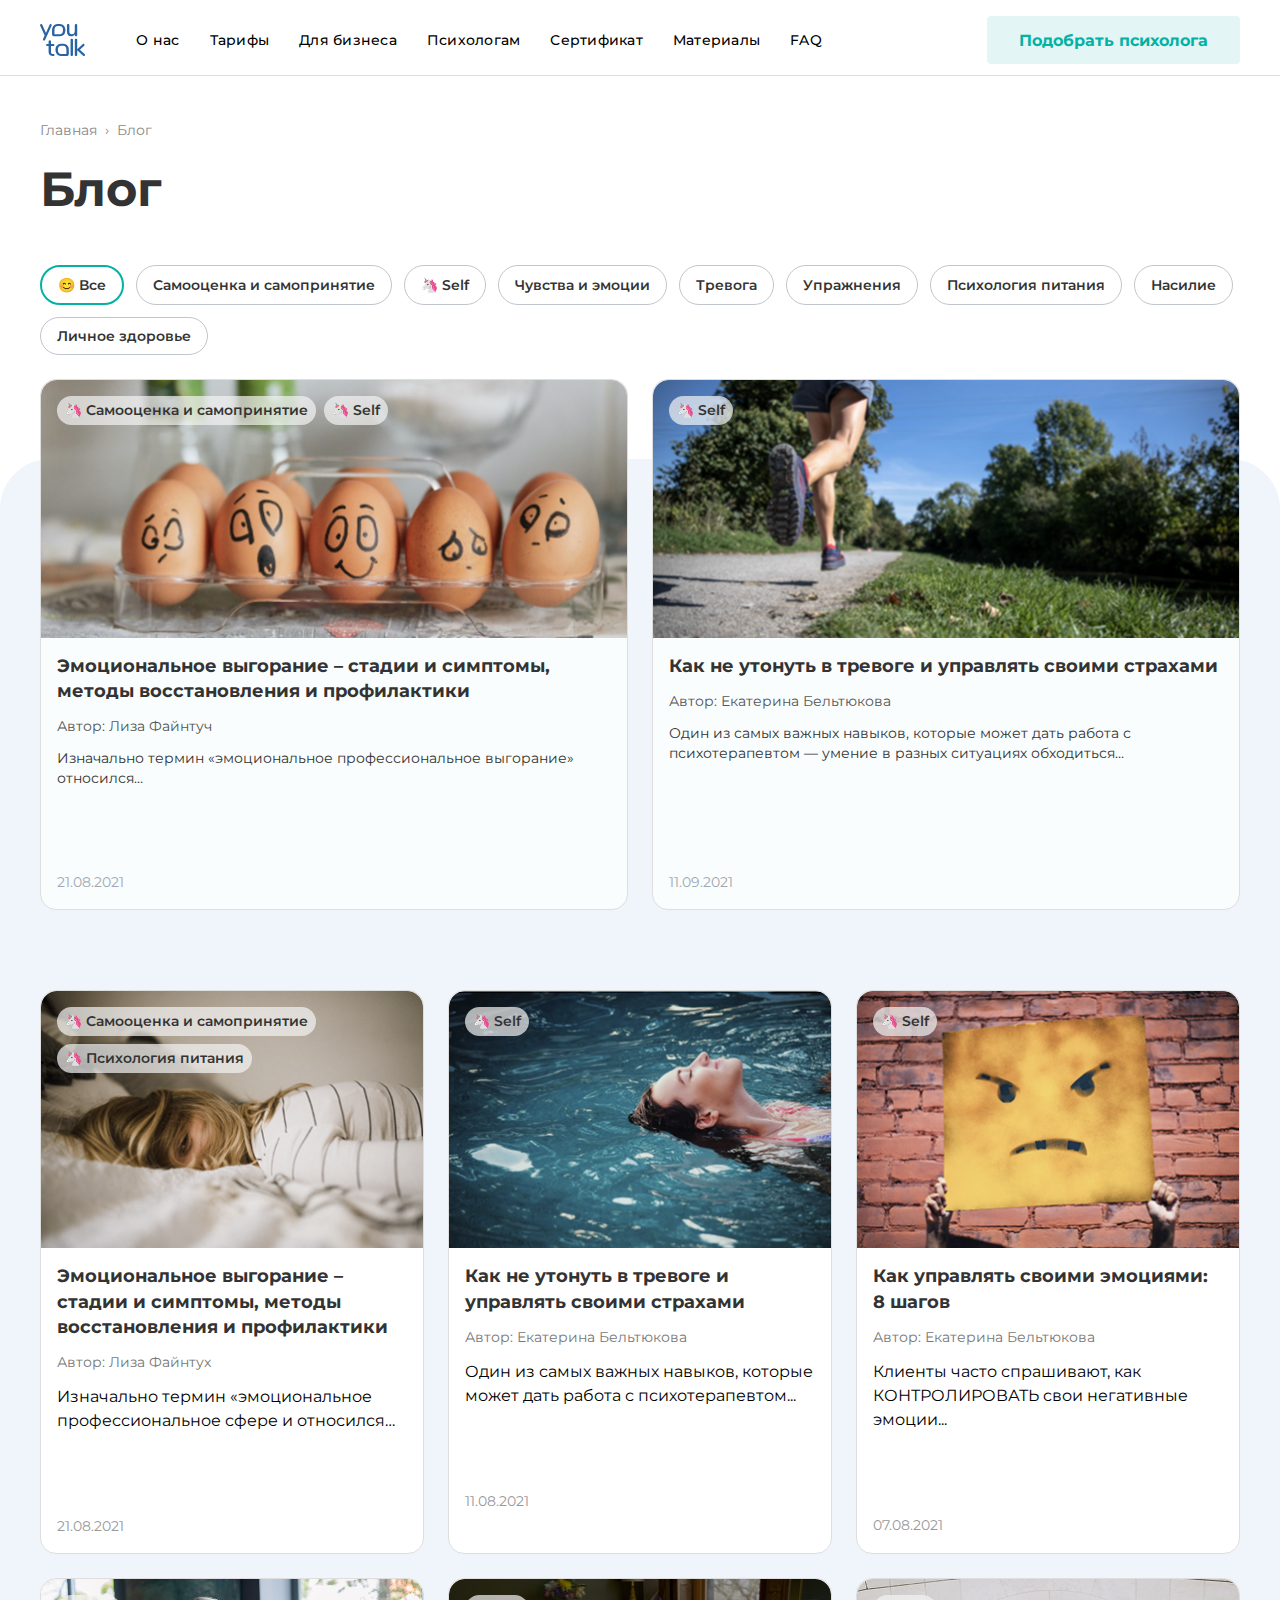
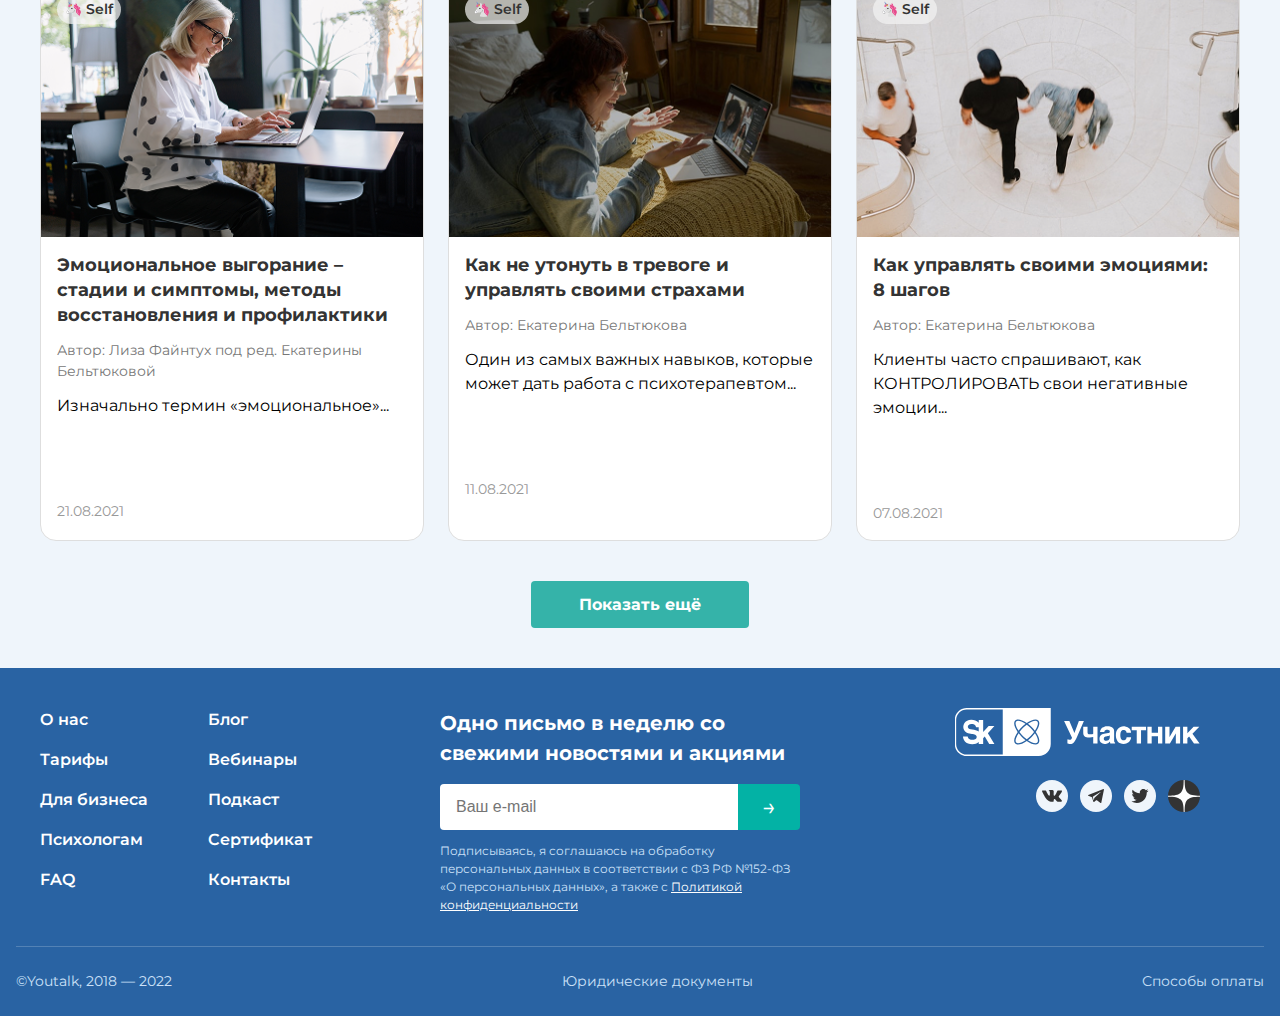
<file: index.html>
<!DOCTYPE html>
<html lang="ru">
<head>
  <meta charset="UTF-8" />
  <meta name="viewport" content="width=device-width, initial-scale=1.0" />
  <title>YouTalk Blog</title>
  <link rel="stylesheet" href="css/style.css" />
  <link href="https://fonts.googleapis.com/css2?family=Montserrat:wght@400;600;700&display=swap" rel="stylesheet" />
</head>
<body>
  <header class="header">
    <div class="header__container">
      <a href="#" class="header__logo" aria-label="Главная страница">
        <img src="icons/logo.svg" alt="Логотип YouTalk" />
      </a>

      <nav class="header__nav" aria-label="Основная навигация">
        <ul class="header__nav-list">
          <li class="header__nav-item"><a href="#" class="header__nav-link">О нас</a></li>
          <li class="header__nav-item"><a href="#" class="header__nav-link">Тарифы</a></li>
          <li class="header__nav-item"><a href="#" class="header__nav-link">Для бизнеса</a></li>
          <li class="header__nav-item"><a href="#" class="header__nav-link">Психологам</a></li>
          <li class="header__nav-item"><a href="#" class="header__nav-link">Сертификат</a></li>
          <li class="header__nav-item"><a href="#" class="header__nav-link">Материалы</a></li>
          <li class="header__nav-item"><a href="#" class="header__nav-link">FAQ</a></li>
        </ul>
      </nav>

      <button class="header__button" type="button">Подобрать психолога</button>

      <button class="header__burger" aria-label="Открыть меню">
        <svg width="24" height="24" viewBox="0 0 24 24" fill="none">
          <path d="M3 6H21M3 12H21M3 18H21" stroke="#03B2A5" stroke-width="2" stroke-linecap="round" />
        </svg>
      </button>
    </div>
  </header>

  <main class="main">
    <section class="page-header">
      <div class="page-header__container">
        <nav class="breadcrumbs" aria-label="Навигация по сайту">
          <a href="/" class="breadcrumbs__link">Главная</a>
          <span class="breadcrumbs__separator">›</span>
          <span class="breadcrumbs__current">Блог</span>
        </nav>
        <h1 class="page-header__title">Блог</h1>
      </div>
    </section>

    <div class="filters">
      <button class="filter filter--active">😊 Все</button>
      <button class="filter">Самооценка и самопринятие</button>
      <button class="filter">🦄 Self</button>
      <button class="filter">Чувства и эмоции</button>
      <button class="filter">Тревога</button>
      <button class="filter">Упражнения</button>
      <button class="filter">Психология питания</button>
      <button class="filter">Насилие</button>
      <button class="filter">Личное здоровье</button>
    </div>

    <section class="hero">
      <div class="hero__container">
        <div class="hero__grid">
          <a href="article.html" class="hero__card">
            <div class="hero__image-wrapper">
              <img src="img/hero-1.png" alt="Эмоциональное выгорание" class="hero__image" />
              <div class="card__tags">
                <span class="card__tag">🦄 Самооценка и самопринятие</span>
                <span class="card__tag">🦄 Self</span>
              </div>
            </div>
            <div class="hero__content">
              <h3 class="hero__title">Эмоциональное выгорание – стадии и симптомы, методы восстановления и профилактики</h3>
              <div class="hero__author">Автор: Лиза Файнтуч</div>
              <p class="hero__preview">Изначально термин «эмоциональное профессиональное выгорание» относился…</p>
              <span class="hero__date">21.08.2021</span>
            </div>
          </a>

          <a href="article.html" class="hero__card">
            <div class="hero__image-wrapper">
              <img src="img/hero-2.png" alt="Управление тревогой" class="hero__image" />
              <div class="card__tags">
                <span class="card__tag">🦄 Self</span>
              </div>
            </div>
            <div class="hero__content">
              <h3 class="hero__title">Как не утонуть в тревоге и управлять своими страхами</h3>
              <div class="hero__author">Автор: Екатерина Бельтюкова</div>
              <p class="hero__preview">Один из самых важных навыков, которые может дать работа с психотерапевтом — умение в разных ситуациях обходиться…</p>
              <span class="hero__date">11.09.2021</span>
            </div>
          </a>
        </div>
      </div>
    </section>

    <section class="cards">
      <div class="cards__container">
        <div class="cards__grid">
          <!-- 6 карточек -->
          <a href="article.html" class="card">
            <div class="card__image-wrapper">
              <img src="img/article-1.png" alt="" class="card__image" />
              <div class="card__tags">
                <span class="card__tag">🦄 Самооценка и самопринятие</span>
                <span class="card__tag">🦄 Психология питания</span>
              </div>
            </div>
            <div class="card__content">
              <h3 class="card__title">Эмоциональное выгорание – стадии и симптомы, методы восстановления и профилактики</h3>
              <p class="card__author">Автор: Лиза Файнтух</p>
              <p class="card__text">Изначально термин «эмоциональное профессиональное сфере и относился…</p>
              <time class="card__date">21.08.2021</time>
            </div>
          </a>

          <a href="article.html" class="card">
            <div class="card__image-wrapper">
              <img src="img/article-2.png" alt="" class="card__image" />
              <div class="card__tags">
                <span class="card__tag">🦄 Self</span>
              </div>
            </div>
            <div class="card__content">
              <h3 class="card__title">Как не утонуть в тревоге и управлять своими страхами</h3>
              <p class="card__author">Автор: Екатерина Бельтюкова</p>
              <p class="card__text">Один из самых важных навыков, которые может дать работа с психотерапевтом...</p>
              <time class="card__date">11.08.2021</time>
            </div>
          </a>

          <a href="article.html" class="card">
            <div class="card__image-wrapper">
              <img src="img/article-3.png" alt="" class="card__image" />
              <div class="card__tags">
                <span class="card__tag">🦄 Self</span>
              </div>
            </div>
            <div class="card__content">
              <h3 class="card__title">Как управлять своими эмоциями: 8 шагов</h3>
              <p class="card__author">Автор: Екатерина Бельтюкова</p>
              <p class="card__text">Клиенты часто спрашивают, как КОНТРОЛИРОВАТЬ свои негативные эмоции...</p>
              <time class="card__date">07.08.2021</time>
            </div>
          </a>

          <a href="article.html" class="card">
            <div class="card__image-wrapper">
              <img src="img/article-4.png" alt="" class="card__image" />
              <div class="card__tags">
                <span class="card__tag">🦄 Self</span>
              </div>
            </div>
            <div class="card__content">
              <h3 class="card__title">Эмоциональное выгорание – стадии и симптомы, методы восстановления и профилактики</h3>
              <p class="card__author">Автор: Лиза Файнтух под ред. Екатерины Бельтюковой</p>
              <p class="card__text">Изначально термин «эмоциональное»...</p>
              <time class="card__date">21.08.2021</time>
            </div>
          </a>

          <a href="article.html" class="card">
            <div class="card__image-wrapper">
              <img src="img/article-5.png" alt="" class="card__image" />
              <div class="card__tags">
                <span class="card__tag">🦄 Self</span>
              </div>
            </div>
            <div class="card__content">
              <h3 class="card__title">Как не утонуть в тревоге и управлять своими страхами</h3>
              <p class="card__author">Автор: Екатерина Бельтюкова</p>
              <p class="card__text">Один из самых важных навыков, которые может дать работа с психотерапевтом...</p>
              <time class="card__date">11.08.2021</time>
            </div>
          </a>

          <a href="article.html" class="card">
            <div class="card__image-wrapper">
              <img src="img/article-6.png" alt="" class="card__image" />
              <div class="card__tags">
                <span class="card__tag">🦄 Self</span>
              </div>
            </div>
            <div class="card__content">
              <h3 class="card__title">Как управлять своими эмоциями: 8 шагов</h3>
              <p class="card__author">Автор: Екатерина Бельтюкова</p>
              <p class="card__text">Клиенты часто спрашивают, как КОНТРОЛИРОВАТЬ свои негативные эмоции...</p>
              <time class="card__date">07.08.2021</time>
            </div>
          </a>
        </div>
      </div>

      <button class="cards__more-button">Показать ещё</button>
    </section>
  </main>

  <footer class="footer">
    <div class="footer__container">
      <div class="footer__nav">
        <ul class="footer__column">
          <li><a href="#">О нас</a></li>
          <li><a href="#">Тарифы</a></li>
          <li><a href="#">Для бизнеса</a></li>
          <li><a href="#">Психологам</a></li>
          <li><a href="#">FAQ</a></li>
        </ul>
        <ul class="footer__column">
          <li><a href="#">Блог</a></li>
          <li><a href="#">Вебинары</a></li>
          <li><a href="#">Подкаст</a></li>
          <li><a href="#">Сертификат</a></li>
          <li><a href="#">Контакты</a></li>
        </ul>
      </div>

      <div class="footer__subscribe">
        <p class="footer__subscribe-title">Одно письмо в неделю со свежими новостями и акциями</p>
        <form class="footer__form">
          <input type="email" placeholder="Ваш e-mail" class="footer__input" />
          <button type="submit" class="footer__submit">→</button>
        </form>
        <p class="footer__legal">
          Подписываясь, я соглашаюсь на обработку персональных данных в соответствии с ФЗ РФ №152-ФЗ «О персональных данных», а также с
          <a href="#">Политикой конфиденциальности</a>
        </p>
      </div>

      <div class="footer__extra">
        <div class="footer__sk">
          <img src="icons/sk-logo.svg" alt="Логотип Сколково" class="footer__sk-logo" />
          <img src="icons/sk-text.svg" alt="Участник" class="footer__sk-text" />
        </div>
        <div class="footer__socials">
          <a href="#"><img src="icons/vk-logo.svg" alt="ВКонтакте" class="footer__social-icon" /></a>
          <a href="#"><img src="icons/tg-logo.svg" alt="Telegram" class="footer__social-icon" /></a>
          <a href="#"><img src="icons/tw-logo.svg" alt="Twitter" class="footer__social-icon" /></a>
          <a href="#"><img src="icons/dzen-logo.svg" alt="Яндекс Дзен" class="footer__social-icon" /></a>
        </div>
      </div>
    </div>

    <div class="footer__bottom">
      <p>©Youtalk, 2018 — 2022</p>
      <a href="#">Юридические документы</a>
      <a href="#">Способы оплаты</a>
    </div>
  </footer>
</body>
</html>
</file>
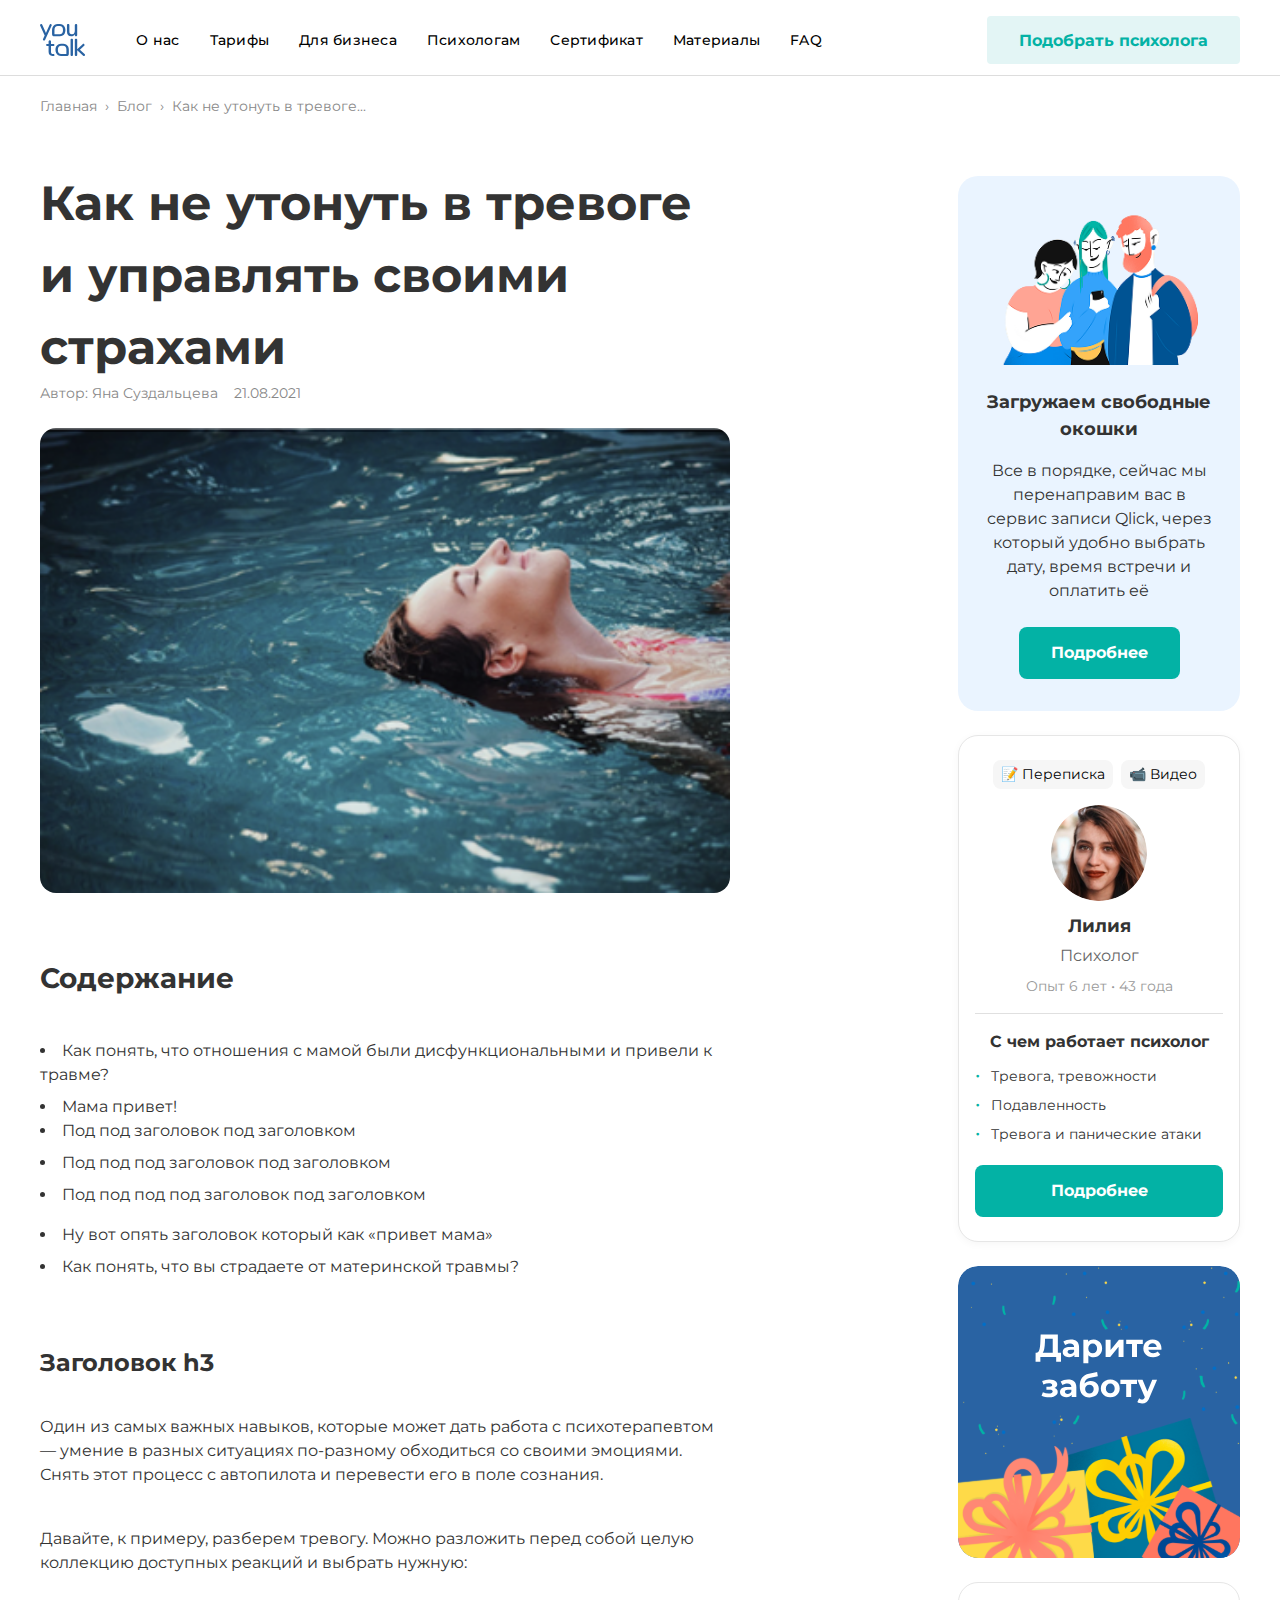
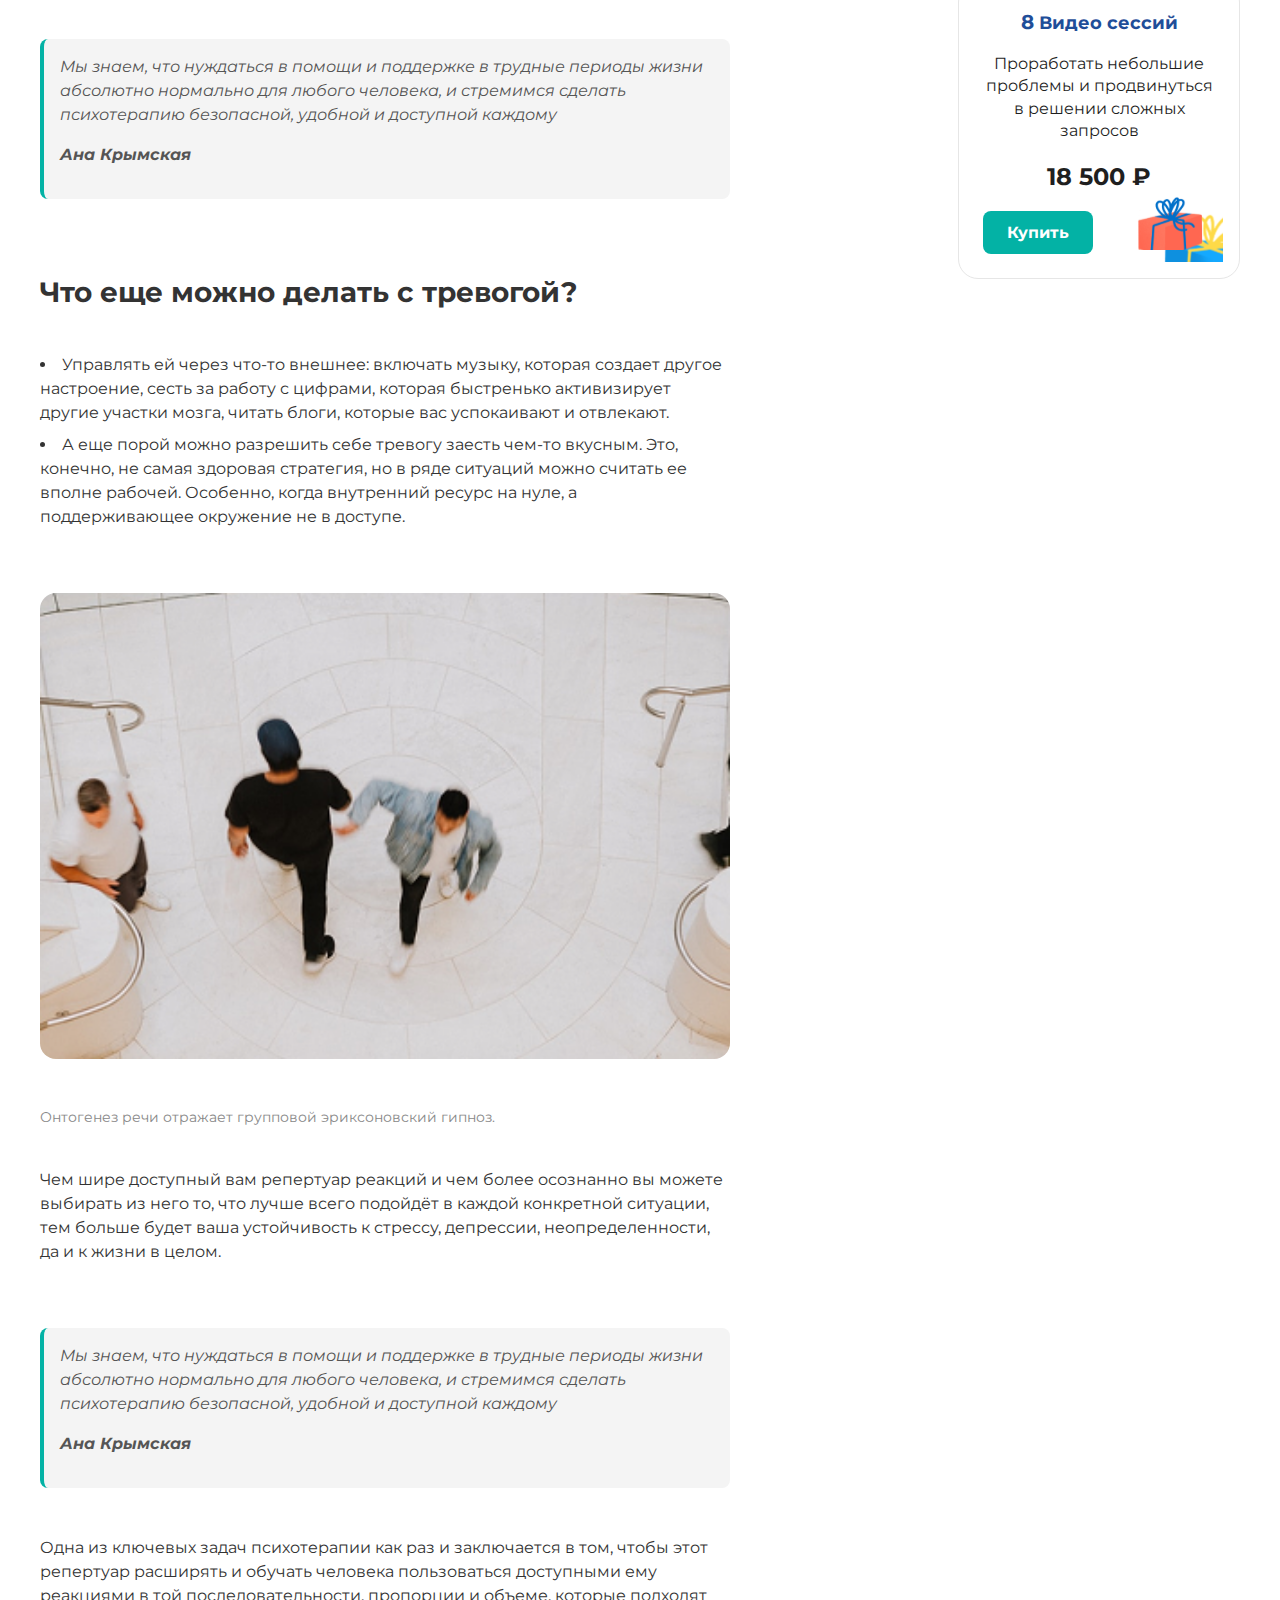
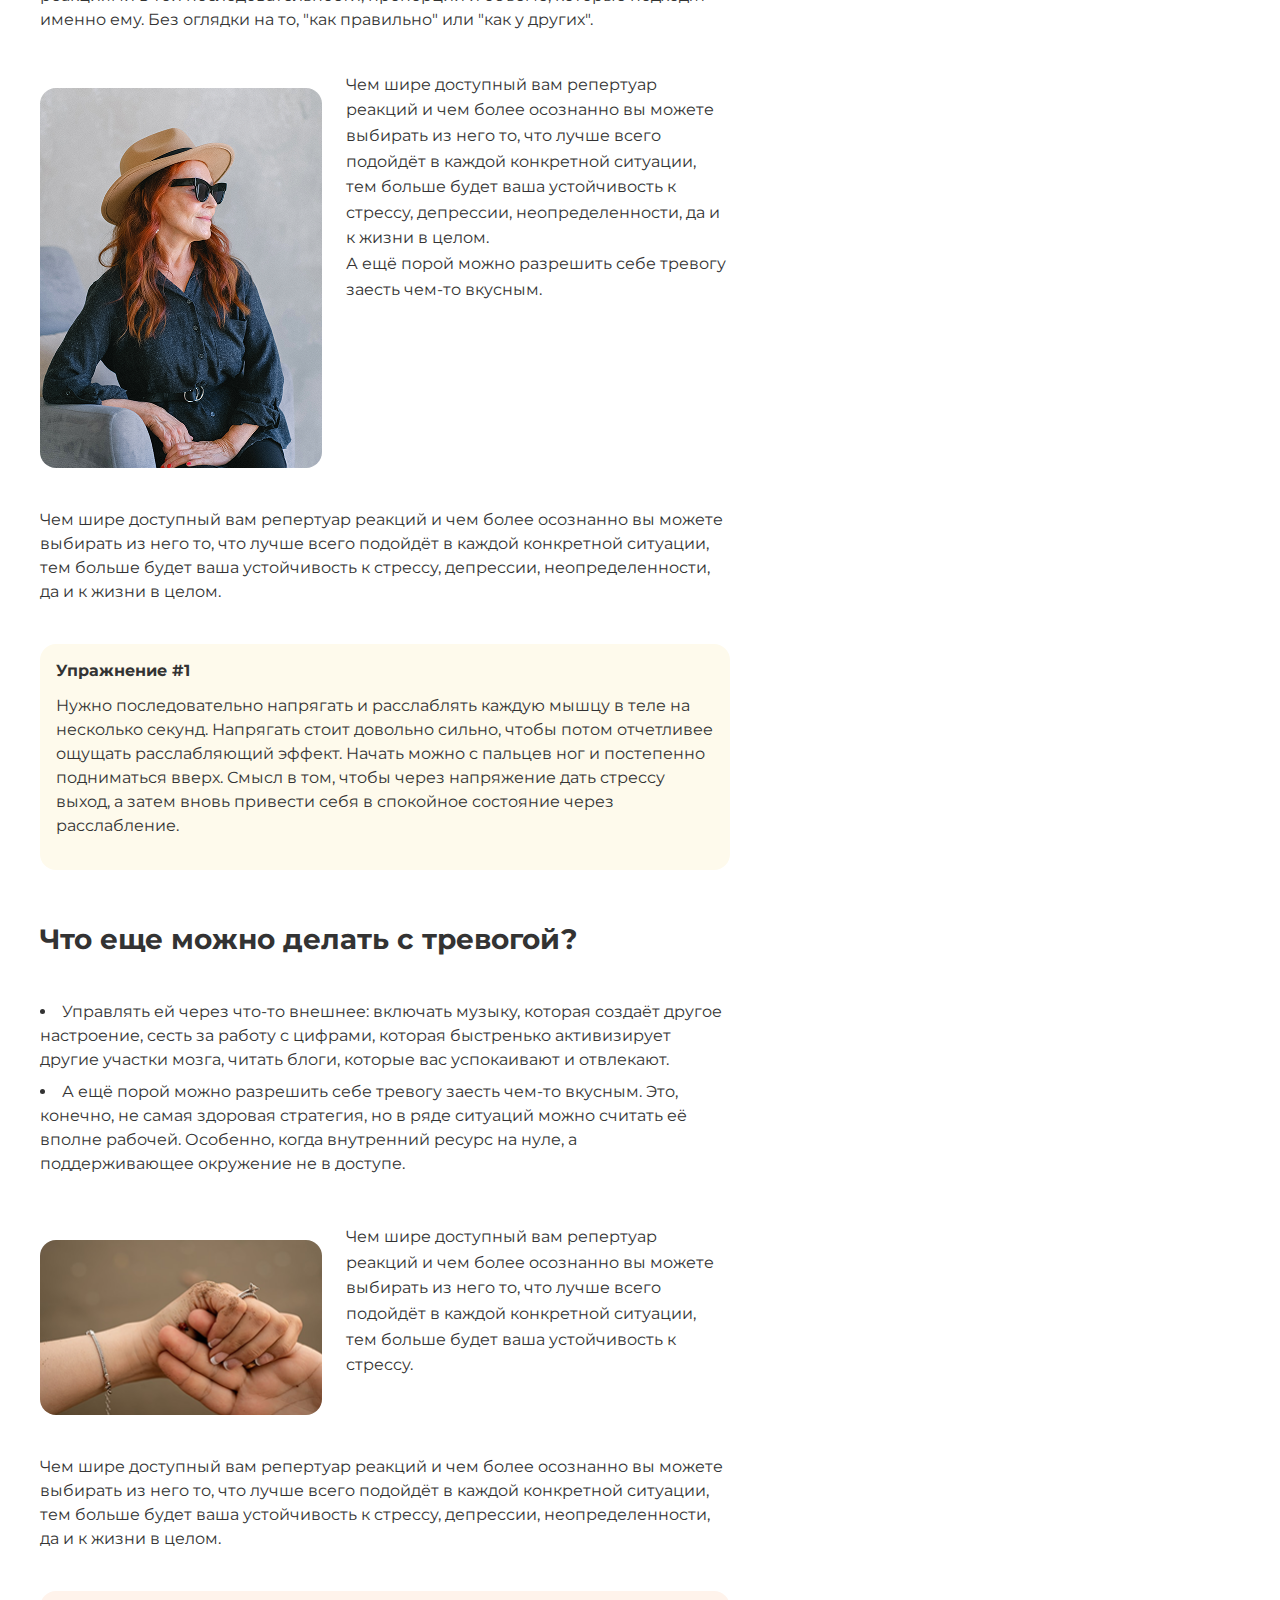
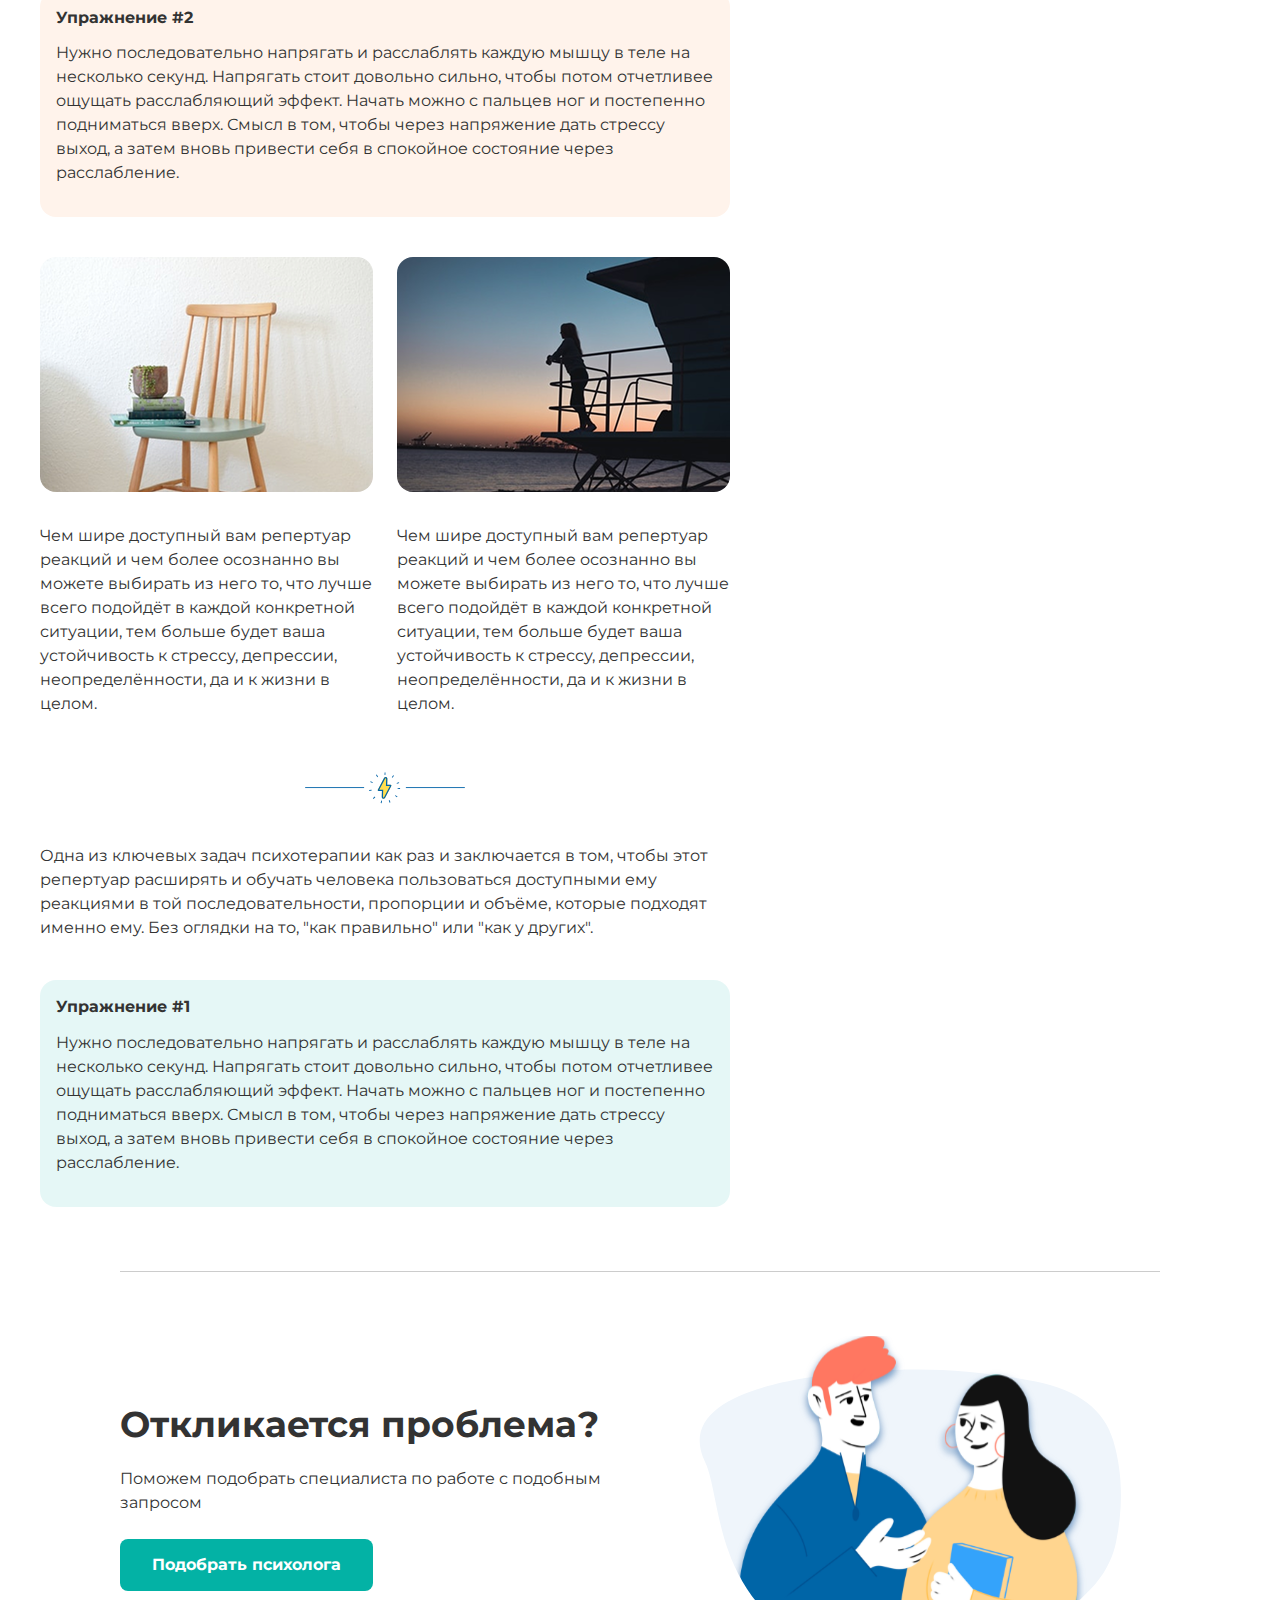
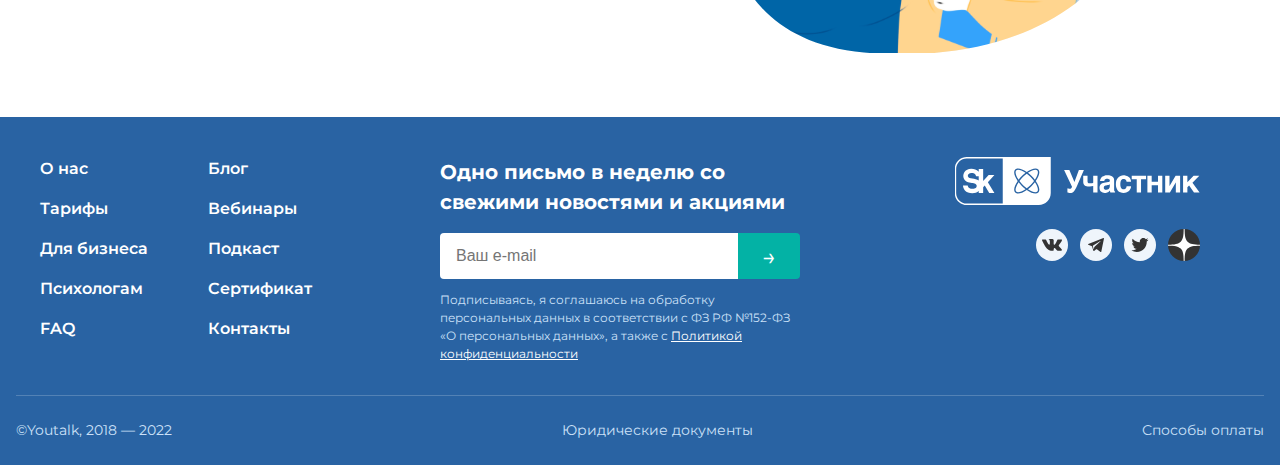
<file: article.html>
<!DOCTYPE html>
<html lang="ru">
<head>
  <meta charset="UTF-8" />
  <meta name="viewport" content="width=device-width, initial-scale=1.0" />
  <title>Как не утонуть в тревоге и управлять своими страхами</title>
  <link rel="stylesheet" href="css/style.css" />
  <link href="https://fonts.googleapis.com/css2?family=Montserrat:wght@400;500;600;700&display=swap" rel="stylesheet" />
</head>
<body>
  <header class="header">
    <div class="header__container">
      <a href="/" class="header__logo"><img src="icons/logo.svg" alt="YouTalk" /></a>
      <nav class="header__nav">
        <ul class="header__nav-list">
          <li><a class="header__nav-link" href="#">О нас</a></li>
          <li><a class="header__nav-link" href="#">Тарифы</a></li>
          <li><a class="header__nav-link" href="#">Для бизнеса</a></li>
          <li><a class="header__nav-link" href="#">Психологам</a></li>
          <li><a class="header__nav-link" href="#">Сертификат</a></li>
          <li><a class="header__nav-link" href="#">Материалы</a></li>
          <li><a class="header__nav-link" href="#">FAQ</a></li>
        </ul>
      </nav>
      <button class="header__button">Подобрать психолога</button>
      <button class="header__burger" aria-label="Открыть меню">
        <svg width="24" height="24" viewBox="0 0 24 24" fill="none">
          <path d="M3 6H21M3 12H21M3 18H21" stroke="#03B2A5" stroke-width="2" stroke-linecap="round" />
        </svg>
      </button>
    </div>
  </header>

  <main class="main">
    <div class="main__container">
      <div class="article-layout">
        <!-- Основной контент статьи -->
        <div class="article-main">
          <nav class="breadcrumbs">
            <a href="#" class="breadcrumbs__link">Главная</a>
            <span class="breadcrumbs__separator">›</span>
            <a href="#" class="breadcrumbs__link">Блог</a>
            <span class="breadcrumbs__separator">›</span>
            <span class="breadcrumbs__current">Как не утонуть в тревоге...</span>
          </nav>

          <h1 class="article__title">Как не утонуть в тревоге и управлять своими страхами</h1>
          <div class="article__meta">
            <span class="article__author">Автор: Яна Суздальцева</span>
            <span class="article__date">21.08.2021</span>
          </div>

          <img src="img/article-2.png" alt="Обложка статьи" class="article__cover" />

          <div class="article__content">
            <!-- Содержимое статьи -->
            <h2>Содержание</h2>
            <ul>
              <li><a href="#">Как понять, что отношения с мамой были дисфункциональными и привели к травме?</a></li>
              <li><a href="#">Мама привет!</a>
                <ul>
                  <li>Под под заголовок под заголовком</li>
                  <li>Под под под заголовок под заголовком</li>
                  <li>Под под под под заголовок под заголовком</li>
                </ul>
              </li>
              <li><a href="#">Ну вот опять заголовок который как «привет мама»</a></li>
              <li><a href="#">Как понять, что вы страдаете от материнской травмы?</a></li>
            </ul>
            
            <h3>Заголовок h3</h3>
            <p>
              Один из самых важных навыков, которые может дать работа с психотерапевтом — умение в разных ситуациях по-разному
              обходиться со своими эмоциями. Снять этот процесс с автопилота и перевести его в поле сознания.
            </p>
            <p>
              Давайте, к примеру, разберем тревогу. Можно разложить перед собой целую коллекцию доступных реакций и выбрать нужную:
            </p>
            
            <blockquote>
                <p><em>Мы знаем, что нуждаться в помощи и поддержке в трудные периоды жизни абсолютно нормально для любого человека, и стремимся сделать психотерапию безопасной, удобной и доступной каждому</em></p>
                <p><strong>Ана Крымская</strong></p>
              </blockquote>
              
            
            <h2>Что еще можно делать с тревогой?</h2>
            <ul>
              <li>
                Управлять ей через что-то внешнее: включать музыку, которая создает другое настроение, сесть за работу с цифрами,
                которая быстренько активизирует другие участки мозга, читать блоги, которые вас успокаивают и отвлекают.
              </li>
              <li>
                А еще порой можно разрешить себе тревогу заесть чем-то вкусным. Это, конечно, не самая здоровая стратегия, но в
                ряде ситуаций можно считать ее вполне рабочей. Особенно, когда внутренний ресурс на нуле, а поддерживающее окружение
                не в доступе.
              </li>
            </ul>
            
            <img src="img/article-6.png" alt="Люди в светлом помещении" />
            <p class="article__caption">Онтогенез речи отражает групповой эриксоновский гипноз.</p>

            <p>Чем шире доступный вам репертуар реакций и чем более осознанно вы можете выбирать из него то, что лучше всего подойдёт в каждой конкретной ситуации, тем больше будет ваша устойчивость к стрессу, депрессии, неопределенности, да и к жизни в целом.</p>

            <blockquote>
            <p><em>Мы знаем, что нуждаться в помощи и поддержке в трудные периоды жизни абсолютно нормально для любого человека, и стремимся сделать психотерапию безопасной, удобной и доступной каждому</em></p>
            <p><strong>Ана Крымская</strong></p>
            </blockquote>

            <p>Одна из ключевых задач психотерапии как раз и заключается в том, чтобы этот репертуар расширять и обучать человека пользоваться доступными ему реакциями в той последовательности, пропорции и объеме, которые подходят именно ему. Без оглядки на то, "как правильно" или "как у других".</p>

            <div class="article__row">
            <img src="img/article-7.png" alt="Женщина в шляпе и очках" />
            <p>
                Чем шире доступный вам репертуар реакций и чем более осознанно вы можете выбирать из него то, что лучше всего подойдёт в каждой конкретной ситуации, тем больше будет ваша устойчивость к стрессу, депрессии, неопределенности, да и к жизни в целом.
                <br />
                А ещё порой можно разрешить себе тревогу заесть чем-то вкусным.
            </p>
            </div>

            <p>Чем шире доступный вам репертуар реакций и чем более осознанно вы можете выбирать из него то, что лучше всего подойдёт в каждой конкретной ситуации, тем больше будет ваша устойчивость к стрессу, депрессии, неопределенности, да и к жизни в целом.</p>

            <div class="note note--yellow">
                <span class="note__title">Упражнение #1</span>
                <p>Нужно последовательно напрягать и расслаблять каждую мышцу в теле на несколько секунд. Напрягать стоит довольно сильно, чтобы потом отчетливее ощущать расслабляющий эффект. Начать можно с пальцев ног и постепенно подниматься вверх. Смысл в том, чтобы через напряжение дать стрессу выход, а затем вновь привести себя в спокойное состояние через расслабление.</p>
            </div>

            <h2>Что еще можно делать с тревогой?</h2>
            <ul>
            <li>Управлять ей через что-то внешнее: включать музыку, которая создаёт другое настроение, сесть за работу с цифрами, которая быстренько активизирует другие участки мозга, читать блоги, которые вас успокаивают и отвлекают.</li>
            <li>А ещё порой можно разрешить себе тревогу заесть чем-то вкусным. Это, конечно, не самая здоровая стратегия, но в ряде ситуаций можно считать её вполне рабочей. Особенно, когда внутренний ресурс на нуле, а поддерживающее окружение не в доступе.</li>
            </ul>

            <div class="article__row">
            <img src="img/article-8.png" alt="Две руки с браслетом и кольцом" />
            <p>
                Чем шире доступный вам репертуар реакций и чем более осознанно вы можете выбирать из него то, что лучше всего подойдёт в каждой конкретной ситуации, тем больше будет ваша устойчивость к стрессу.
            </p>
            </div>

            <p>Чем шире доступный вам репертуар реакций и чем более осознанно вы можете выбирать из него то, что лучше всего подойдёт в каждой конкретной ситуации, тем больше будет ваша устойчивость к стрессу, депрессии, неопределенности, да и к жизни в целом.</p>

            <div class="note note--orange">
                <span class="note__title">Упражнение #2</span>
                <p>Нужно последовательно напрягать и расслаблять каждую мышцу в теле на несколько секунд. Напрягать стоит довольно сильно, чтобы потом отчетливее ощущать расслабляющий эффект. Начать можно с пальцев ног и постепенно подниматься вверх. Смысл в том, чтобы через напряжение дать стрессу выход, а затем вновь привести себя в спокойное состояние через расслабление.</p>
            </div>

            <!-- Блок с изображениями и текстами -->
            <div class="article__images-grid">
                <div class="article__image-text">
                <img src="img/article-9.png" alt="Стул с книгами" class="article__image" />
                <p>
                    Чем шире доступный вам репертуар реакций и чем более осознанно вы можете выбирать из него то, что лучше всего подойдёт в каждой конкретной ситуации, тем больше будет ваша устойчивость к стрессу, депрессии, неопределённости, да и к жизни в целом.
                </p>
                </div>
                <div class="article__image-text">
                <img src="img/article-10.png" alt="Девушка на балконе" class="article__image" />
                <p>
                    Чем шире доступный вам репертуар реакций и чем более осознанно вы можете выбирать из него то, что лучше всего подойдёт в каждой конкретной ситуации, тем больше будет ваша устойчивость к стрессу, депрессии, неопределённости, да и к жизни в целом.
                </p>
                </div>
            </div>
            
            <!-- Перегородка с иконкой молнии -->
            <div class="article__separator">
                <img src="icons/article-separetor.svg" alt="Разделитель" class="article__separator-img" />
            </div>
            
            <!-- Пояснительный текст -->
            <p>
                Одна из ключевых задач психотерапии как раз и заключается в том, чтобы этот репертуар расширять и обучать человека пользоваться доступными ему реакциями в той последовательности, пропорции и объёме, которые подходят именно ему. Без оглядки на то, "как правильно" или "как у других".
            </p>
            
            <!-- Упражнение #1 -->
            <div class="note note--blue">
                <span class="note__title">Упражнение #1</span>
                <p>Нужно последовательно напрягать и расслаблять каждую мышцу в теле на несколько секунд. Напрягать стоит довольно сильно, чтобы потом отчетливее ощущать расслабляющий эффект. Начать можно с пальцев ног и постепенно подниматься вверх. Смысл в том, чтобы через напряжение дать стрессу выход, а затем вновь привести себя в спокойное состояние через расслабление.</p>
            </div>
                         

          </div>
        </div>

        <!-- Сайдбар с рекламными блоками -->
        <aside class="article-sidebar">
          <div class="promo-block promo-block--blue">
            <img src="img/promo-1.png" alt="Иллюстрация с людьми" class="promo-block__image" />
            <h3 class="promo-block__title">Загружаем свободные окошки</h3>
            <p class="promo-block__text">
              Все в порядке, сейчас мы перенаправим вас в сервис записи Qlick, через который удобно выбрать дату, время встречи и оплатить её
            </p>
            <a href="#" class="promo-block__button">Подробнее</a>
          </div>

          <div class="promo-block promo-block--white promo-card">
            <div class="promo-card__labels">
              <span class="promo-card__label">📝 Переписка</span>
              <span class="promo-card__label">📹 Видео</span>
            </div>
          
            <img src="img/lilia-avatar.png" alt="Психолог Лилия" class="promo-card__avatar" />
          
            <h3 class="promo-card__name">Лилия</h3>
            <p class="promo-card__role">Психолог</p>
            <p class="promo-card__info">Опыт 6 лет • 43 года</p>
          
            <hr class="promo-card__divider" />
          
            <p class="promo-card__section-title">С чем работает психолог</p>
            <ul class="promo-card__list">
              <li>Тревога, тревожности</li>
              <li>Подавленность</li>
              <li>Тревога и панические атаки</li>
            </ul>
          
            <a href="#" class="promo-card__button">Подробнее</a>
          </div>
          

          <div class="promo-block promo-block--image-only">
            <img src="img/promo-gift.svg" alt="Дарите заботу" class="promo-block__image-only" />
          </div>
          

          <div class="promo-block promo-block--price">
            <h3 class="promo-price__title"><span>8</span> Видео сессий</h3>
            <p class="promo-price__desc">
              Проработать небольшие<br />
              проблемы и продвинуться<br />
              в решении сложных запросов
            </p>
            <div class="promo-price__cost">18 500 ₽</div>
            <button class="promo-price__button">Купить</button>
            <div class="promo-price__gifts">
                <img src="img/gift-red.svg" alt="Жёлтый подарок" class="promo-price__gift promo-price__gift--top">
                <img src="img/gift-yellow.svg" alt="Красный подарок" class="promo-price__gift promo-price__gift--bottom">
              </div>              
          </div>
          

        </aside>
      </div>
    </div>
  </main>

  <section class="article-final-cta">
    <div class="article-final-cta__content">
      <h2 class="article-final-cta__title">Откликается проблема?</h2>
      <p class="article-final-cta__text">Поможем подобрать специалиста по работе с подобным запросом</p>
      <a href="#" class="article-final-cta__button">Подобрать психолога</a>
    </div>
    <div class="article-final-cta__image">
      <img src="img/article-people.svg" alt="Иллюстрация человека и психолога" />
    </div>
  </section> 

  <footer class="footer">
    <div class="footer__container">
      <div class="footer__nav">
        <ul class="footer__column">
          <li><a href="#">О нас</a></li>
          <li><a href="#">Тарифы</a></li>
          <li><a href="#">Для бизнеса</a></li>
          <li><a href="#">Психологам</a></li>
          <li><a href="#">FAQ</a></li>
        </ul>
        <ul class="footer__column">
          <li><a href="#">Блог</a></li>
          <li><a href="#">Вебинары</a></li>
          <li><a href="#">Подкаст</a></li>
          <li><a href="#">Сертификат</a></li>
          <li><a href="#">Контакты</a></li>
        </ul>
      </div>

      <div class="footer__subscribe">
        <p class="footer__subscribe-title">Одно письмо в неделю со свежими новостями и акциями</p>
        <form class="footer__form">
          <input type="email" placeholder="Ваш e-mail" class="footer__input" />
          <button type="submit" class="footer__submit">→</button>
        </form>
        <p class="footer__legal">
          Подписываясь, я соглашаюсь на обработку персональных данных в соответствии с ФЗ РФ №152-ФЗ «О персональных данных», а также с
          <a href="#">Политикой конфиденциальности</a>
        </p>
      </div>

      <div class="footer__extra">
        <div class="footer__sk">
          <img src="icons/sk-logo.svg" alt="Логотип Сколково" class="footer__sk-logo" />
          <img src="icons/sk-text.svg" alt="Участник" class="footer__sk-text" />
        </div>
        <div class="footer__socials">
          <a href="#"><img src="icons/vk-logo.svg" alt="ВКонтакте" class="footer__social-icon" /></a>
          <a href="#"><img src="icons/tg-logo.svg" alt="Telegram" class="footer__social-icon" /></a>
          <a href="#"><img src="icons/tw-logo.svg" alt="Twitter" class="footer__social-icon" /></a>
          <a href="#"><img src="icons/dzen-logo.svg" alt="Яндекс Дзен" class="footer__social-icon" /></a>
        </div>
      </div>
    </div>

    <div class="footer__bottom">
      <p>©Youtalk, 2018 — 2022</p>
      <a href="#">Юридические документы</a>
      <a href="#">Способы оплаты</a>
    </div>
  </footer>
</body>
</html>
</file>
<file: css/style.css>
* {
  box-sizing: border-box;
  margin: 0;
  padding: 0;
}

html {
  font-size: 16px;
  scroll-behavior: smooth;
}

body {
  font-family: 'Montserrat', sans-serif;
  color: #000;
  background-color: #fff;
  line-height: 1.5;
  padding-top: 76px;
}

a {
  color: inherit;
  text-decoration: none;
}

button {
  cursor: pointer;
  font-family: inherit;
  border: none;
  background: none;
}

img {
  display: block;
  max-width: 100%;
  height: auto;
}

.main__container {
  max-width: 1200px;
  margin: 0 auto;
  padding-left: 20px;
  padding-right: 20px;
}


.header__container,
.footer__container {
  max-width: 1200px;
  margin: 0 auto;
}

.header {
  padding: 16px 0;
  position: fixed;
  top: 0;
  left: 0;
  right: 0;
  height: 76px;
  z-index: 1000;
  background-color: #fff;
  border-bottom: 1px solid #ddd;
}

.header__container {
  display: flex;
  align-items: center;
  justify-content: space-between;
}

.header__logo img {
  height: 32px;
  width: auto;
}

.header__nav {
  margin-left: 51px;
  flex-grow: 1;
}

.header__nav-list {
  display: flex;
  gap: 30px;
  list-style: none;
}

.header__nav-link {
  font-family: 'Montserrat', sans-serif;
  font-weight: 500;
  font-size: 14px;
  line-height: 1.14;
  letter-spacing: 0.25px;
  color: #000;
  transition: color 0.3s ease;
}

.header__nav-link:hover {
  color: #0099ff;
  text-decoration: underline;
  cursor: pointer;
}

.header__button {
  background-color: #E3F5F5;
  color: #03B2A5;
  padding: 14px 32px;
  border-radius: 4px;
  font-weight: 700;
  font-size: 16px;
  font-family: 'Montserrat', sans-serif;
  height: 48px;
  min-width: 230px;
  white-space: nowrap;
  transition: background-color 0.3s ease;
}

.header__button:hover {
  background-color: #c6ebeb;
}

.header__burger {
  display: none;
  background: none;
  border: none;
  padding: 8px;
  cursor: pointer;
}

.header__burger svg {
  display: block;
}

.grid {
  display: grid;
  gap: 24px;
}

.grid--3cols {
  grid-template-columns: repeat(3, 1fr);
}

.page-header {
  padding: 24px 0 16px;
}

.page-header__container {
  max-width: 1200px;
  margin: 0 auto;
  padding-left: 20px;
  padding-right: 20px;
}

.breadcrumbs {
  margin-top: 20px;
  font-size: 14px;
  color: #888;
  display: flex;
  align-items: center;
  gap: 8px;
}

.breadcrumbs__link {
  color: #888;
  text-decoration: none;
}

.breadcrumbs__link:hover {
  text-decoration: underline;
}

.breadcrumbs__separator {
  font-size: 14px;
}

.breadcrumbs__current {
  color: #888;
}

.page-header__title {
  font-size: 48px;
  font-weight: 700;
  margin-top: 12px;
  color: #333;
}

.filters {
  display: flex;
  flex-wrap: wrap;
  gap: 12px;
  margin: 24px auto;
  max-width: 1200px;
  padding-left: 20px;
  padding-right: 20px;
}

.filter {
  padding: 8px 16px;
  border: 1px solid #C1C5CD;
  border-radius: 100px;
  background-color: #fff;
  color: #333;
  font-size: 14px;
  font-weight: 600; /* SemiBold */
  font-family: 'Montserrat', sans-serif;
  line-height: 20px;
  transition: border 0.3s ease;
}

.filter:hover {
  border-color: #03B2A5;
}

.filter--active {
  border: 2px solid #03B2A5;
}

.hero {
  position: relative;
  padding-bottom: 40px;
  z-index: 0; 
}

.hero::before {
  content: "";
  position: absolute;
  top: 80px; 
  left: 0;
  right: 0;
  height: 100%; 
  background-color: #EFF5FB;
  border-radius: 50px; 
  z-index: -1; 
}

.hero__container {
  max-width: 1200px;
  margin: 0 auto;
  padding-left: 20px;
  padding-right: 20px;
}

.hero__grid {
  display: grid;
  grid-template-columns: repeat(2, 1fr);
  gap: 24px;
}

.hero__card {
  background-color: #F9FDFD;
  border: 1px solid #DEDEDE;
  border-radius: 16px;
  overflow: hidden;
  display: flex;
  flex-direction: column;
  position: relative;
}

.hero__date {
  position: absolute;
  bottom: 16px;
  left: 16px;
  font-size: 14px;
  color: #A2A7B1;
}

.hero__image {
  width: 100%;
  height: auto;
  border-radius: 16px 16px 0 0;
}

.hero__image-wrapper {
  position: relative;
}

.hero__content {
  padding: 16px 16px 120px 16px;
  display: flex;
  flex-direction: column;
  gap: 12px;
}

.hero__meta {
  display: flex;
  gap: 12px;
  font-size: 14px;
  color: #868686;
}

.hero__category {
  font-weight: 700;
}

.hero__title {
  font-size: 18px;
  font-weight: 700;
  line-height: 1.4;
  color: #333;
}

.hero__author {
  font-size: 14px;
  color: #555;
}

.hero__preview {
  font-size: 14px;
  color: #333;
  line-height: 1.4;
}

.cards {
  padding: 40px 0;
  background-color: #EFF5FB;
}

.cards__grid {
  display: grid;
  grid-template-columns: repeat(3, 1fr);
  gap: 24px;
}

.cards__container {
  display: grid;
  grid-template-columns: repeat(auto-fit, minmax(384px, 1fr));
  gap: 24px;
  max-width: 1200px;
  margin: 0 auto;
  padding-left: 20px;
  padding-right: 20px;
}

.card {
  display: flex;
  flex-direction: column;
  border: 1px solid #DEDEDE;
  border-radius: 16px;
  background-color: #fff;
  overflow: hidden;
  position: relative;
}

.card__image-wrapper {
  position: relative;
}

.card__image {
  width: 100%;
  display: block;
  border-radius: 16px 16px 0 0;
}

.card__tags {
  position: absolute;
  top: 16px;
  left: 16px;
  display: flex;
  flex-wrap: wrap;         
  gap: 8px;               
  z-index: 1;
  max-width: calc(100% - 32px); /* Чтобы не выходили за границы */
}

.card__tag {
  display: inline-block; 
  background-color: rgba(244, 244, 244, 0.7);
  color: #333;
  font-size: 14px;
  font-weight: 600;
  padding: 4px 8px;
  border-radius: 999px;
  white-space: nowrap;
}

.card__content {
  padding: 16px;
  padding-bottom: 120px;
  display: flex;
  flex-direction: column;
  gap: 12px;
  position: relative;
}

.card__title {
  font-size: 18px;
  font-weight: 700;
  color: #333;
  line-height: 1.4;
}

.card__author {
  font-size: 14px;
  color: #777;
}

.card__preview {
  font-size: 14px;
  color: #333;
  line-height: 1.4;
}

.card__date {
  font-size: 14px;
  color: #999;
  position: absolute;
  bottom: 16px;
  left: 16px;
}

.cards__more-button {
  display: block;
  margin: 40px auto 0;
  padding: 14px 48px;
  background-color: #35B3A9;
  color: #fff;
  font-size: 16px;
  font-weight: 700;
  font-family: 'Montserrat', sans-serif;
  border: none;
  border-radius: 4px;
  cursor: pointer;
  transition: background-color 0.3s ease;
}

.cards__more-button:hover {
  background-color: #27928b;
}

.footer {
  background-color: rgba(41, 99, 163, 1);
  color: #ffffff;
  font-family: 'Montserrat', sans-serif;
  padding: 40px 16px 24px;
}

.footer__container {
  max-width: 1200px;
  margin: 0 auto;
  display: grid;
  grid-template-columns: repeat(3, 1fr) auto;
  gap: 40px;
  align-items: start;
}

.footer__nav {
  display: flex;
  gap: 60px;
}

.footer__column {
  list-style: none;
  padding: 0;
}

.footer__column li {
  margin-bottom: 16px;
}

.footer__column a {
  color: #ffffff;
  font-weight: 600;
  text-decoration: none;
  font-size: 16px;
}

.footer__subscribe-title {
  font-size: 20px;
  font-weight: 700;
  margin-bottom: 16px;
}

.footer__form {
  display: flex;
  margin-bottom: 12px;
}

.footer__input {
  flex-grow: 1;
  padding: 14px 16px;
  border: none;
  border-radius: 4px 0 0 4px;
  font-size: 16px;
}

.footer__submit {
  background-color: #03B2A5;
  color: white;
  padding: 0 24px;
  border-radius: 0 4px 4px 0;
  font-size: 24px;
}

.footer__legal {
  font-size: 12px;
  color: #cce1f8;
  max-width: 400px;
}

.footer__legal a {
  color: #ffffff;
  text-decoration: underline;
}

.footer__extra {
  display: flex;
  flex-direction: column;
  align-items: flex-end;
  gap: 24px;
}

.footer__sk-placeholder {
  background-color: #ffffff;
  color: #2754a5;
  padding: 8px 12px;
  border-radius: 4px;
  font-weight: bold;
  display: inline-block;
  margin-bottom: 8px;
}

.footer__socials {
  display: flex;
  gap: 12px;
}

.footer__icon {
  background-color: #ffffff;
  color: #2754a5;
  font-size: 14px;
  width: 32px;
  height: 32px;
  border-radius: 50%;
  display: flex;
  align-items: center;
  justify-content: center;
}

.footer__bottom {
  margin-top: 32px;
  padding-top: 24px;
  border-top: 1px solid rgba(255, 255, 255, 0.2); 
  display: flex;
  flex-wrap: wrap;
  gap: 24px;
  justify-content: space-between;
  color: #cce1f8;
  font-size: 14px;
}

.footer__sk {
  display: flex;
  align-items: center;
  gap: 12px;
}

.footer__sk-logo {
  height: 48px;
  width: auto;
}

.footer__sk-text {
  height: 24px;
  width: auto;
}

/* === Стили для страницы статьи === */

.article__title {
  margin-top: 50px;
  font-size: 48px;
  font-weight: 700;
  color: #333;
}

.article__meta {
  display: flex;
  gap: 16px;
  font-size: 14px;
  color: #888;
  margin-bottom: 24px;
}

.article__cover {
  width: 100%;
  height: auto;
  border-radius: 16px;
  margin-bottom: 40px;
}

.article__content {
  display: flex;
  flex-direction: column;
  gap: 24px;
  font-family: 'Montserrat', sans-serif;
  font-weight: 400; /* Medium */
  font-size: 16px;
  line-height: 1.5; /* 16 * 1.5 = 24px */
  color: #333333;
}


.article-layout {
  display: grid;
  grid-template-columns: 1fr auto;
  gap: 228px;
  align-items: start;
}

.article-main {
  display: flex;
  flex-direction: column;
}

.article-sidebar {
  width: 100%;
  max-width: 282px;
  display: flex;
  flex-direction: column;
  gap: 24px;
  margin-top: 100px;
}

.article__aside {
  margin-top: 50px;
}

.promo-block {
  border-radius: 20px;
  padding: 24px 24px 32px;
  text-align: center;
  font-family: 'Montserrat', sans-serif;
}

.promo-block__image {
  width: 100%;
  height: auto;
  border-radius: 12px;
  margin-bottom: 24px;
}

.promo-block__title {
  font-size: 18px;
  font-weight: 700;
  color: #333;
  margin-bottom: 16px;
}

.promo-block__text {
  font-size: 16px;
  line-height: 1.5;
  color: #333;
  margin-bottom: 24px;
}

.promo-block__button {
  display: inline-block;
  background-color: #03B2A5;
  color: #fff;
  padding: 14px 32px;
  border-radius: 8px;
  font-weight: 700;
  font-size: 16px;
  text-decoration: none;
  transition: background-color 0.3s ease;
}

.promo-block__button:hover {
  background-color: #029488;
}

.promo-block--blue {
  background-color: #eaf4ff;
}

.promo-block--purple {
  background-color: #f3e8ff;
}

.promo-block--pink {
  background-color: #ffeaf1;
}

.promo-block--green {
  background-color: #e1f7f4;
}

.promo-block--white {
  background-color: #ffffff;
  border: 1px solid #e6e6e6;
  box-shadow: 0 2px 8px rgba(0, 0, 0, 0.04);
}

.promo-card {
  padding: 24px 16px;
  border-radius: 20px;
  text-align: center;
}

.promo-card__labels {
  display: flex;
  justify-content: center;
  gap: 8px;
  margin-bottom: 16px;
}

.promo-card__label {
  background-color: #f6f6f6;
  padding: 4px 8px;
  border-radius: 8px;
  font-size: 14px;
}

.promo-card__avatar {
  width: 96px;
  height: 96px;
  border-radius: 50%;
  object-fit: cover;
  margin: 0 auto 12px;
}

.promo-card__name {
  font-size: 18px;
  font-weight: 700;
  margin-bottom: 4px;
  color: #333;
}

.promo-card__role {
  font-size: 16px;
  color: #666;
  margin-bottom: 8px;
}

.promo-card__info {
  font-size: 14px;
  color: #999;
  margin-bottom: 16px;
}

.promo-card__divider {
  border: none;
  border-top: 1px solid #e0e0e0;
  margin: 16px 0;
}

.promo-card__section-title {
  font-weight: 700;
  font-size: 16px;
  margin-bottom: 12px;
  color: #333;
}

.promo-card__list {
  text-align: left;
  padding-left: 0;
  list-style: none;
  margin-bottom: 20px;
}

.promo-card__list li {
  position: relative;
  padding-left: 16px;
  margin-bottom: 8px;
  font-size: 14px;
  color: #333;
}

.promo-card__list li::before {
  content: '•';
  position: absolute;
  left: 0;
  top: 0;
  color: #03B2A5;
  font-size: 18px;
  line-height: 1;
}

.promo-card__button {
  display: block;
  background-color: #03B2A5;
  color: white;
  padding: 14px;
  border-radius: 8px;
  text-align: center;
  font-weight: 700;
  font-size: 16px;
  text-decoration: none;
  transition: background-color 0.3s ease;
}

.promo-card__button:hover {
  background-color: #029c91;
}

.promo-block--image-only {
  padding: 0;
  background: none;
  box-shadow: none;
  border-radius: 20px;
  overflow: hidden;
}

.promo-block__image-only {
  display: block;
  width: 100%;
  height: auto;
  border-radius: 20px;
}

.promo-block--price {
  padding: 24px;
  background-color: #fff;
  border: 1px solid #e6e6e6;
  border-radius: 20px;
  position: relative;
  overflow: hidden;
  display: flex;
  flex-direction: column;
  gap: 16px;
}

.promo-price__title {
  font-size: 18px;
  font-weight: 700;
  color: #1f4e99;
}

.promo-price__title span {
  font-size: 20px;
}

.promo-price__desc {
  font-size: 16px;
  color: #1f1f1f;
  line-height: 1.4;
}

.promo-price__cost {
  font-size: 24px;
  font-weight: 700;
  color: #1f1f1f;
}

.promo-price__button {
  align-self: flex-start;
  background-color: #03b2a5;
  color: white;
  padding: 12px 24px;
  border-radius: 8px;
  font-size: 16px;
  font-weight: 700;
  border: none;
  cursor: pointer;
}

.promo-price__button:hover {
  background-color: #029488;
}

.promo-price__gifts {
  position: absolute;
  bottom: 16px;
  right: 16px;
  width: 90px;
  height: 90px;
}

.promo-price__gift {
  position: absolute;
  width: 72px;
  height: auto;
}

.promo-price__gift--bottom {
  bottom: 0;
  right: 0;
  z-index: 0;
}

.promo-price__gift--top {
  bottom: 12px;
  right: 18px;
  z-index: 1;
}

.article__content h2 {
  font-size: 28px;
  font-weight: 700;
  margin: 24px 0 16px;
}

.article__content h3 {
  font-family: 'Montserrat', sans-serif;
  font-weight: 700; /* Bold */
  font-size: 24px;
  line-height: 32px;
  color: #333333;
  margin: 20px 0 12px;
}

.article__content p {
  margin-bottom: 16px;
}

.article__content ul {
  list-style: disc inside;
  margin-bottom: 16px;
}

.article__content li {
  margin-bottom: 8px;
}

.article__content img {
  border-radius: 16px;
  width: 100%;
  height: auto;
  margin: 16px 0;
}

.article__content blockquote {
  padding: 16px;
  background-color: #f4f4f4;
  border-left: 4px solid #03B2A5;
  margin: 24px 0;
  font-style: italic;
  color: #555;
  border-radius: 8px;
}

.article__caption {
  font-size: 14px;
  color: #888;
  margin-top: 8px;
  margin-bottom: 24px;
  text-align: left;
}

.article__row {
  display: flex;
  gap: 24px;
  align-items: flex-start;
}

.article__row img {
  flex-shrink: 0;
  width: 282px;
  border-radius: 16px;
}

.article__row p {
  font-size: 16px;
  line-height: 1.6;
  color: #333;
}

.note--yellow {
  background-color: #FEFAEC; /* пастельно-желтый */
}

.note--orange {
  background-color: #FFF3EB; /* пастельно-оранжевый */
}

.note--blue {
  background-color: rgba(3, 178, 165, 0.1); 
}

.article__content .note {
  padding: 16px;
  border-radius: 16px;
  font-size: 14px;
  line-height: 1.4;
  color: #333;
}

.note__title {
  font-weight: 700;
  font-size: 16px;
}

.note p {
  margin-top: 12px;
  font-family: 'Montserrat', sans-serif;
  font-weight: 400;             /* Medium */
  font-size: 16px;
  line-height: 24px;
  color: #333333;
}

.article__images-grid {
  display: flex;
  gap: 24px;
  margin-top: 0px;
  margin-bottom: 0px;
}

.article__image-text {
  flex: 1;
  display: flex;
  flex-direction: column;
  gap: 16px;
}

.article__image {
  width: 100%;
  border-radius: 16px;
}

.article__separator {
  display: flex;
  justify-content: center;
  align-items: center;
  margin: 0px 0 0px;
}

.article__separator-img {
  max-width: 160px;
  width: 100%;
  height: auto;
}

.article-final-cta {
  display: flex;
  justify-content: space-between;
  align-items: center;
  gap: 40px;
  padding: 64px 0;
  border-top: 1px solid #ccc;
  margin-top: 64px;
  margin-left: 120px;
  margin-right: 120px;
}

.article-final-cta__content {
  max-width: 500px;
}

.article-final-cta__title {
  font-size: 36px;
  font-weight: 700;
  color: #333;
  margin-bottom: 16px;
}

.article-final-cta__text {
  font-size: 16px;
  color: #333;
  margin-bottom: 24px;
}

.article-final-cta__button {
  display: inline-block;
  background-color: #03B2A5;
  color: #fff;
  padding: 14px 32px;
  border-radius: 8px;
  font-size: 16px;
  font-weight: 700;
  text-decoration: none;
  transition: background-color 0.3s ease;
}

.article-final-cta__button:hover {
  background-color: #029488;
}

.article-final-cta__image img {
  max-width: 100%;
  height: auto;
}

/* Хедер сворачивается при ширине 100px и меньше */
@media (max-width: 1200px) {
  .header__nav,
  .header__button {
    display: none;
  }

  .header__burger {
    display: block;
    margin-left: auto;
  }

  .article-layout {
    display: block;
  }

  .article-sidebar {
    display: none;
  }
}

@media (max-width: 1199px) {
  .header__container {
    padding-left: 20px;
    padding-right: 20px;
  }
}

/* Адаптация контейнеров для ширины от 768px до 1199px — минимальные отступы */
@media (min-width: 768px) and (max-width: 1199px) {
  .page-header__container,
  .filters,
  .hero__container,
  .cards__container {
    padding-left: 20px;
    padding-right: 20px;
  }
}

/* Отступы по 120px для десктопа */
@media (min-width: 1200px) {
  .main__container {
    padding-left: 0px;
    padding-right: 0px;
  }

  .page-header__container,
  .filters,
  .hero__container,
  .cards__container {
    padding-left: 0;
    padding-right: 0;
  }
}

/* Отступы по 20px для мобильных устройств */
@media (max-width: 767px) {
  .main__container,
  .page-header__container,
  .filters,
  .hero__container,
  .cards__container {
    padding-left: 20px;
    padding-right: 20px;
  }
}
</file>
